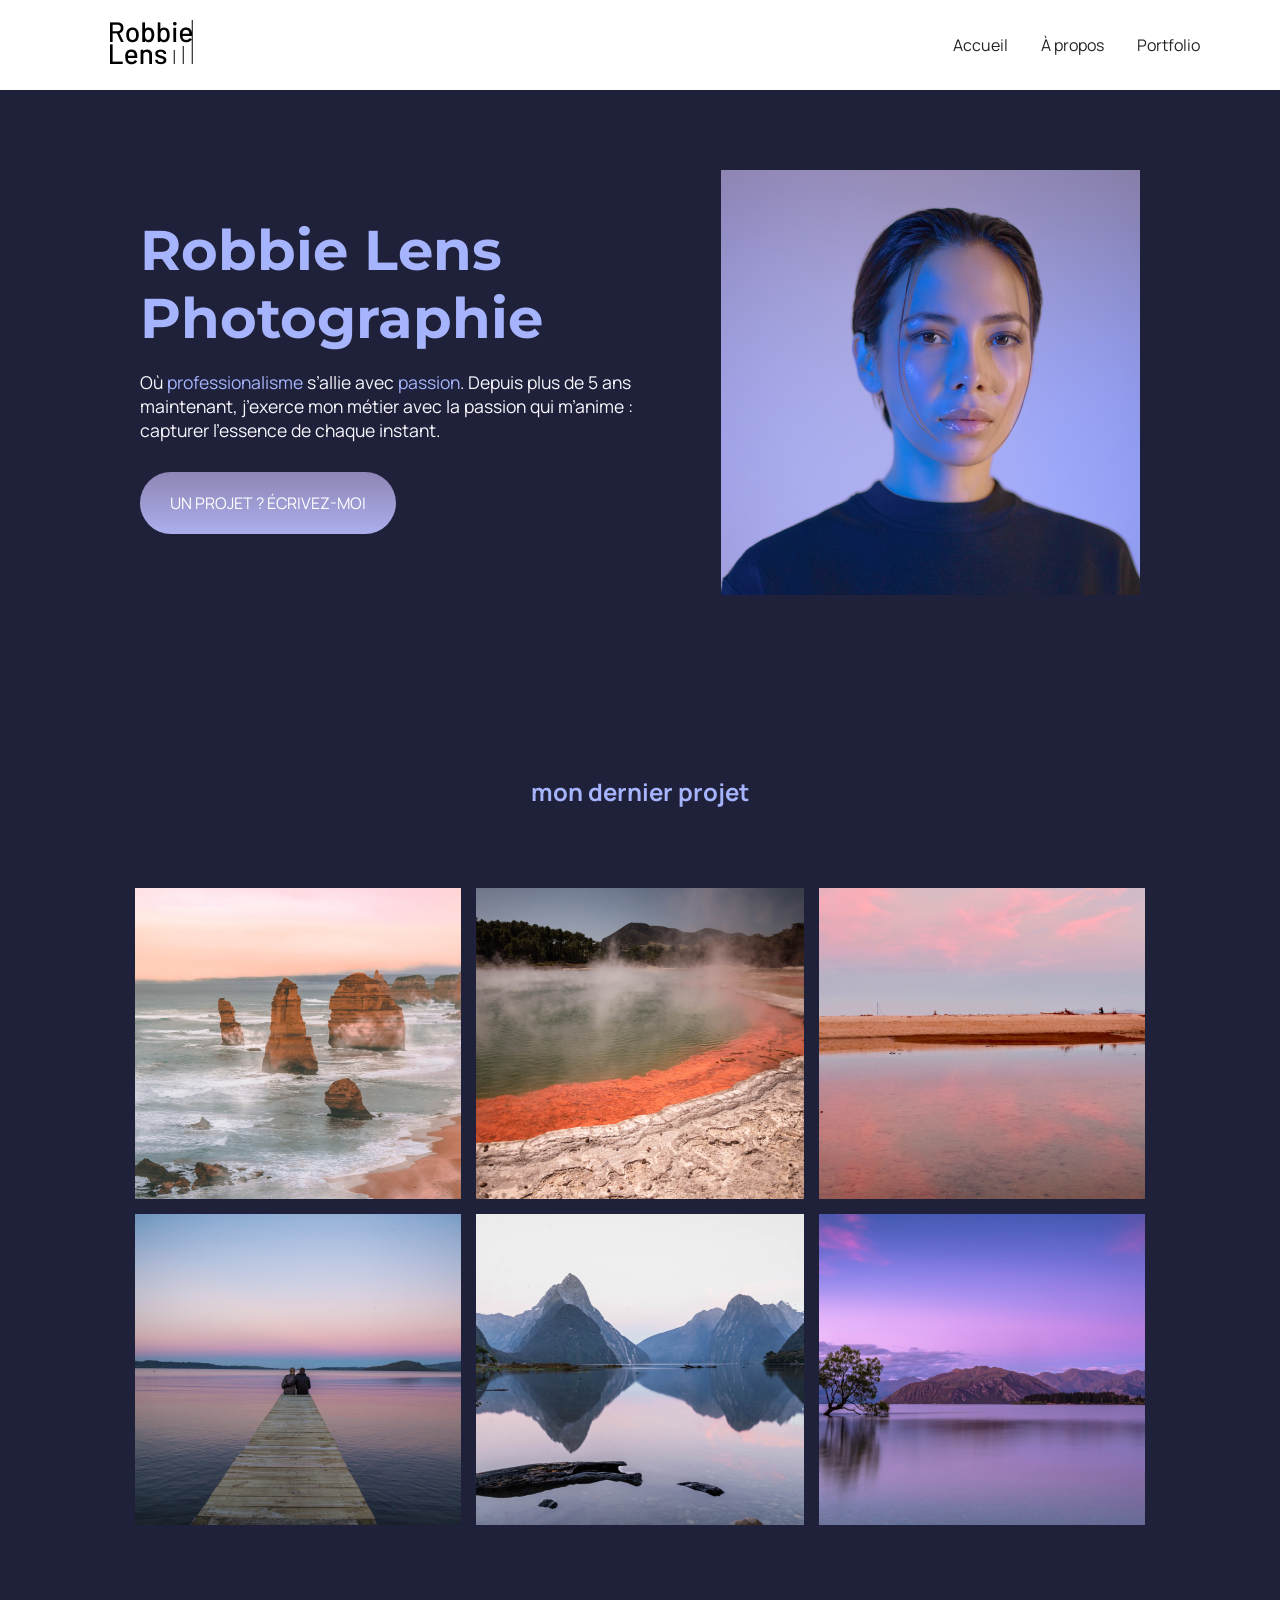
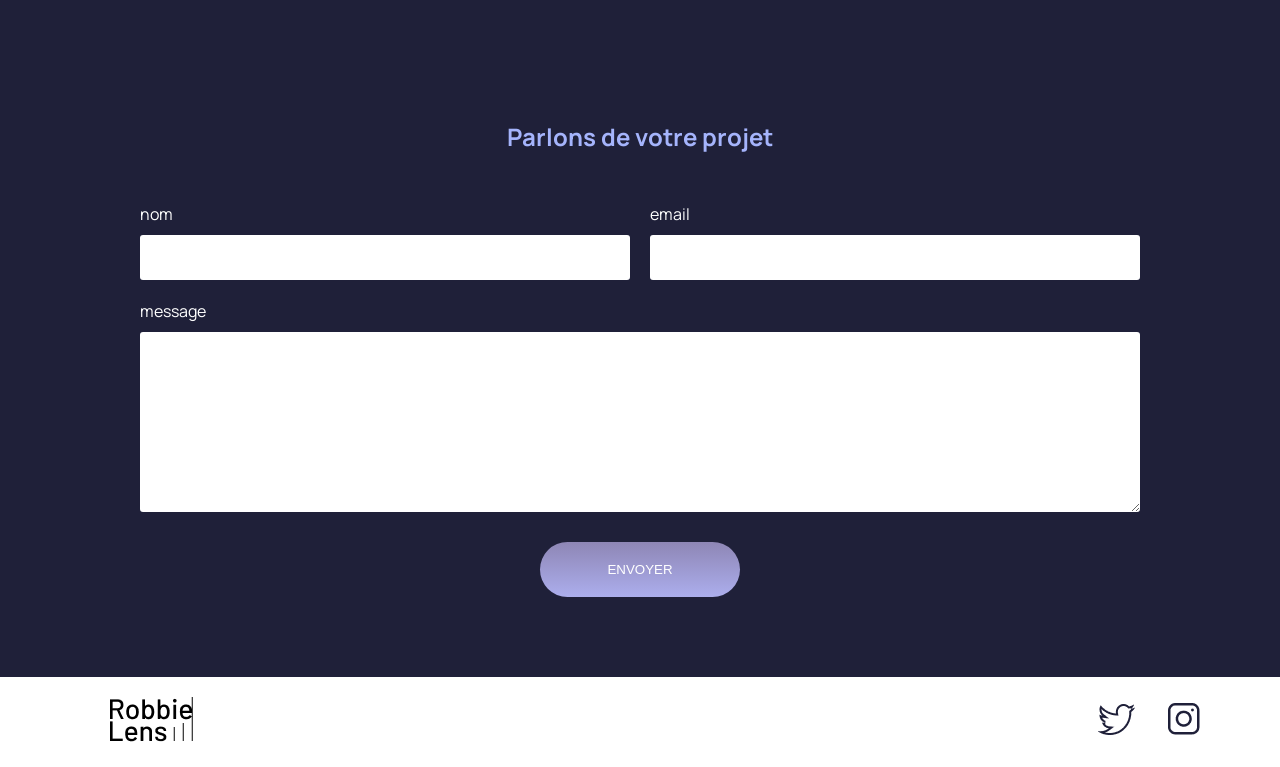
<file: index.html>
<!DOCTYPE html>
<html lang="fr">

<head>
    <meta charset="utf-8" />
    <title>Accueil - Robbie Lens Photographie</title>
    <link href="../styles/style.css" rel="stylesheet" />
    <link href="../styles/index.css" rel="stylesheet" />
    <link rel="preconnect" href="https://fonts.googleapis.com">
    <link rel="preconnect" href="https://fonts.gstatic.com" crossorigin>
    <link href="https://fonts.googleapis.com/css2?family=Manrope&family=Montserrat&display=swap" rel="stylesheet">
</head>

<body>
    <header>
        <nav>
            <a href="index.html" class="lien-icone">
                <img src="../images/logo (1).png" alt="Logo" />
            </a>
            <div>
                <a href="index.html">Accueil</a>
                <a href="a-propos.html">À propos</a>
                <a href="portfolio.html">Portfolio</a>
            </div>
        </nav>
    </header>
    <main>
        <section class="accueil-introduction">
            <div>
                <h1>Robbie Lens Photographie</h1>
                <p>
                    Où <em>professionalisme</em> s’allie avec <em>passion</em>. Depuis
                    plus de 5 ans maintenant, j’exerce mon métier avec la passion
                    qui m’anime : capturer l’essence de chaque instant.
                </p>
                <a href="#contact" class="cta">UN PROJET ? ÉCRIVEZ-MOI</a>
            </div>
            <img src="../images/robbie-lens.png" alt="Robbie Lens" />
        </section>
        <section class="accueil-photos">
            <h2>mon dernier projet</h2>
            <div>
                <img src="../images/element-1.png" alt="Twelve apostles - Australie" />
                <img src="../images/element-2.png" alt="Wai-O-Tapu - Nouvelle-Zélande" />
                <img src="../images/element-3.png" alt="Parc National d’Abel Tasman - Nouvelle-Zélande" />
            </div>
            <div>
                <img src="../images/element-4.png" alt="Lac Rotorua - Nouvelle-Zélande" />
                <img src="../images/element-5.png" alt="Milford Sound - Nouvelle-Zélande" />
                <img src="../images/element-6.png" alt="Lac Wanaka - Nouvelle-Zélande" />
            </div>
        </section>
        <section id="contact" class="section-contact">
            <h2>Parlons de votre projet</h2>
            <form method="get" action="">
                <div class="form-nom-email">
                    <div class="form-column">
                        <label for="nom">nom</label>
                        <input type="text" name="nom" id="nom" />
                    </div>
                    <div class="form-column">
                        <label for="email">email</label>
                        <input type="e-mail" name="email" id="email" />
                    </div>
                </div>
                <label for="message">message</label>
                <textarea name="message" id="message" rows="10"></textarea>
                <input type="submit" value="ENVOYER" class="cta" />
            </form>
        </section>
    </main>
    <footer>
        <a href="index.html" class="lien-icone">
            <img src="../images/logo (1).png " alt="Logo Robbie Lens" />
        </a>
        <div>
            <a target="_blank" href="https://twitter.com/" class="lien-icone">
                <img src="../images/twitter (1).png" alt="Logo Twitter" />
            </a>
            <a target="_blank" href="https://www.instagram.com/" class="lien-icone">
                <img src="../images/instagram (1).png" alt="Logo Instagram" />
            </a>
        </div>
    </footer>
</body>

</html>
</file>
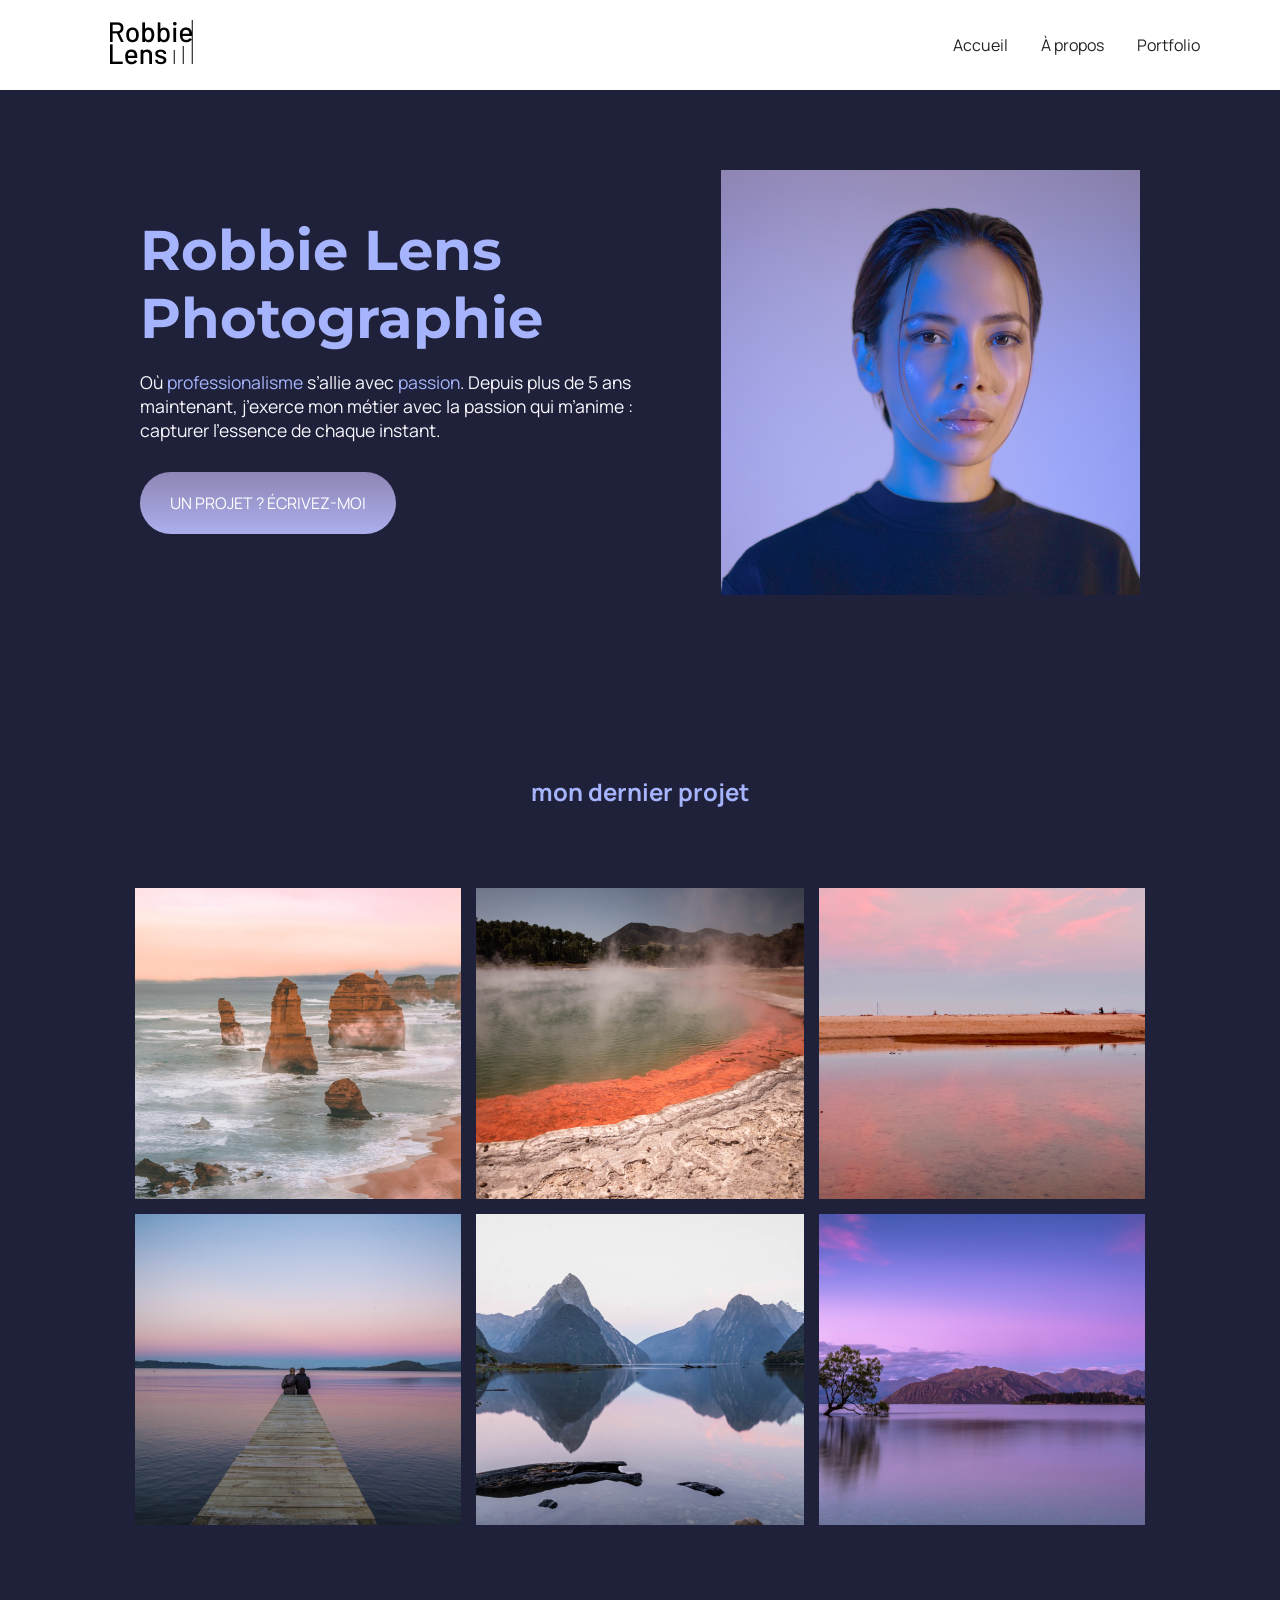
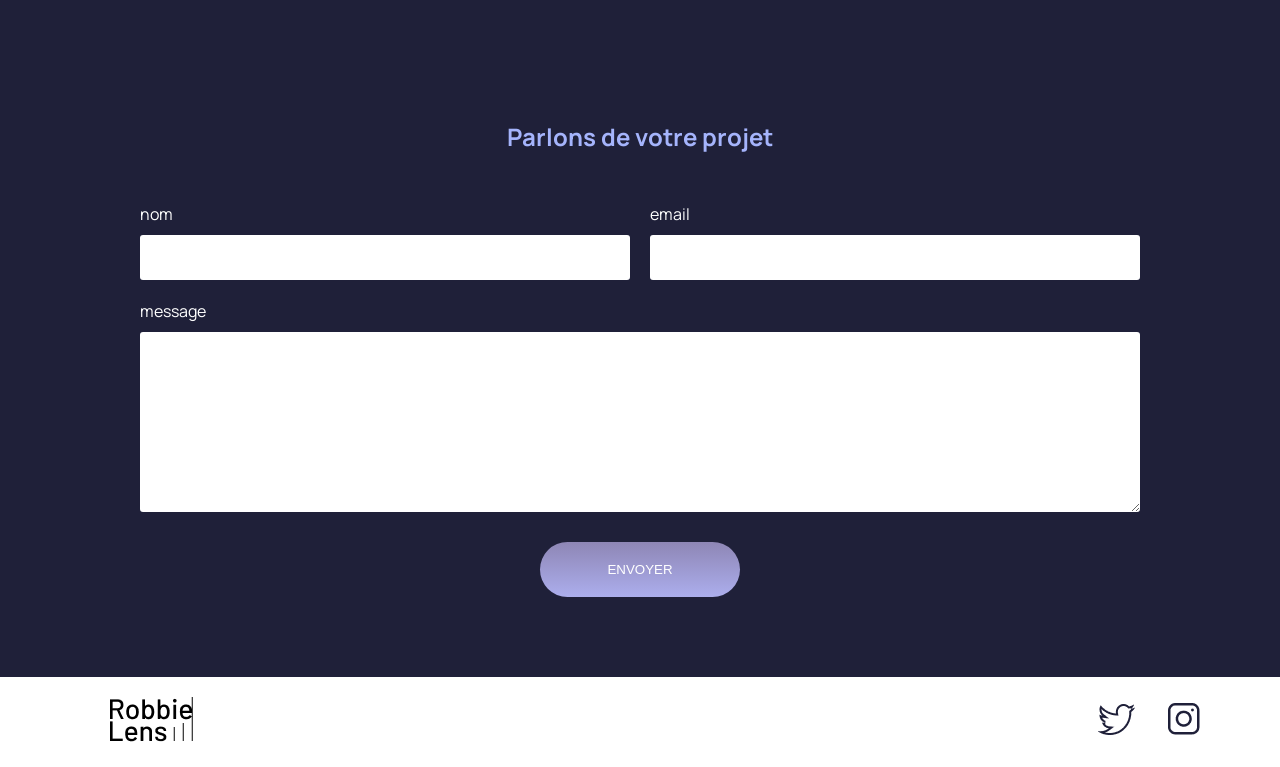
<file: html/index.html>
<!DOCTYPE html>
<html lang="fr">

<head>
    <meta charset="utf-8" />
    <title>Accueil - Robbie Lens Photographie</title>
    <link href="../styles/style.css" rel="stylesheet" />
    <link href="../styles/index.css" rel="stylesheet" />
    <link rel="preconnect" href="https://fonts.googleapis.com">
    <link rel="preconnect" href="https://fonts.gstatic.com" crossorigin>
    <link href="https://fonts.googleapis.com/css2?family=Manrope&family=Montserrat&display=swap" rel="stylesheet">
</head>

<body>
    <header>
        <nav>
            <a href="index.html" class="lien-icone">
                <img src="../images/logo (1).png" alt="Logo" />
            </a>
            <div>
                <a href="index.html">Accueil</a>
                <a href="a-propos.html">À propos</a>
                <a href="portfolio.html">Portfolio</a>
            </div>
        </nav>
    </header>
    <main>
        <section class="accueil-introduction">
            <div>
                <h1>Robbie Lens Photographie</h1>
                <p>
                    Où <em>professionalisme</em> s’allie avec <em>passion</em>. Depuis
                    plus de 5 ans maintenant, j’exerce mon métier avec la passion
                    qui m’anime : capturer l’essence de chaque instant.
                </p>
                <a href="#contact" class="cta">UN PROJET ? ÉCRIVEZ-MOI</a>
            </div>
            <img src="../images/robbie-lens.png" alt="Robbie Lens" />
        </section>
        <section class="accueil-photos">
            <h2>mon dernier projet</h2>
            <div>
                <img src="../images/element-1.png" alt="Twelve apostles - Australie" />
                <img src="../images/element-2.png" alt="Wai-O-Tapu - Nouvelle-Zélande" />
                <img src="../images/element-3.png" alt="Parc National d’Abel Tasman - Nouvelle-Zélande" />
            </div>
            <div>
                <img src="../images/element-4.png" alt="Lac Rotorua - Nouvelle-Zélande" />
                <img src="../images/element-5.png" alt="Milford Sound - Nouvelle-Zélande" />
                <img src="../images/element-6.png" alt="Lac Wanaka - Nouvelle-Zélande" />
            </div>
        </section>
        <section id="contact" class="section-contact">
            <h2>Parlons de votre projet</h2>
            <form method="get" action="">
                <div class="form-nom-email">
                    <div class="form-column">
                        <label for="nom">nom</label>
                        <input type="text" name="nom" id="nom" />
                    </div>
                    <div class="form-column">
                        <label for="email">email</label>
                        <input type="e-mail" name="email" id="email" />
                    </div>
                </div>
                <label for="message">message</label>
                <textarea name="message" id="message" rows="10"></textarea>
                <input type="submit" value="ENVOYER" class="cta" />
            </form>
        </section>
    </main>
    <footer>
        <a href="index.html" class="lien-icone">
            <img src="../images/logo (1).png " alt="Logo Robbie Lens" />
        </a>
        <div>
            <a target="_blank" href="https://twitter.com/" class="lien-icone">
                <img src="../images/twitter (1).png" alt="Logo Twitter" />
            </a>
            <a target="_blank" href="https://www.instagram.com/" class="lien-icone">
                <img src="../images/instagram (1).png" alt="Logo Instagram" />
            </a>
        </div>
    </footer>
</body>

</html>
</file>
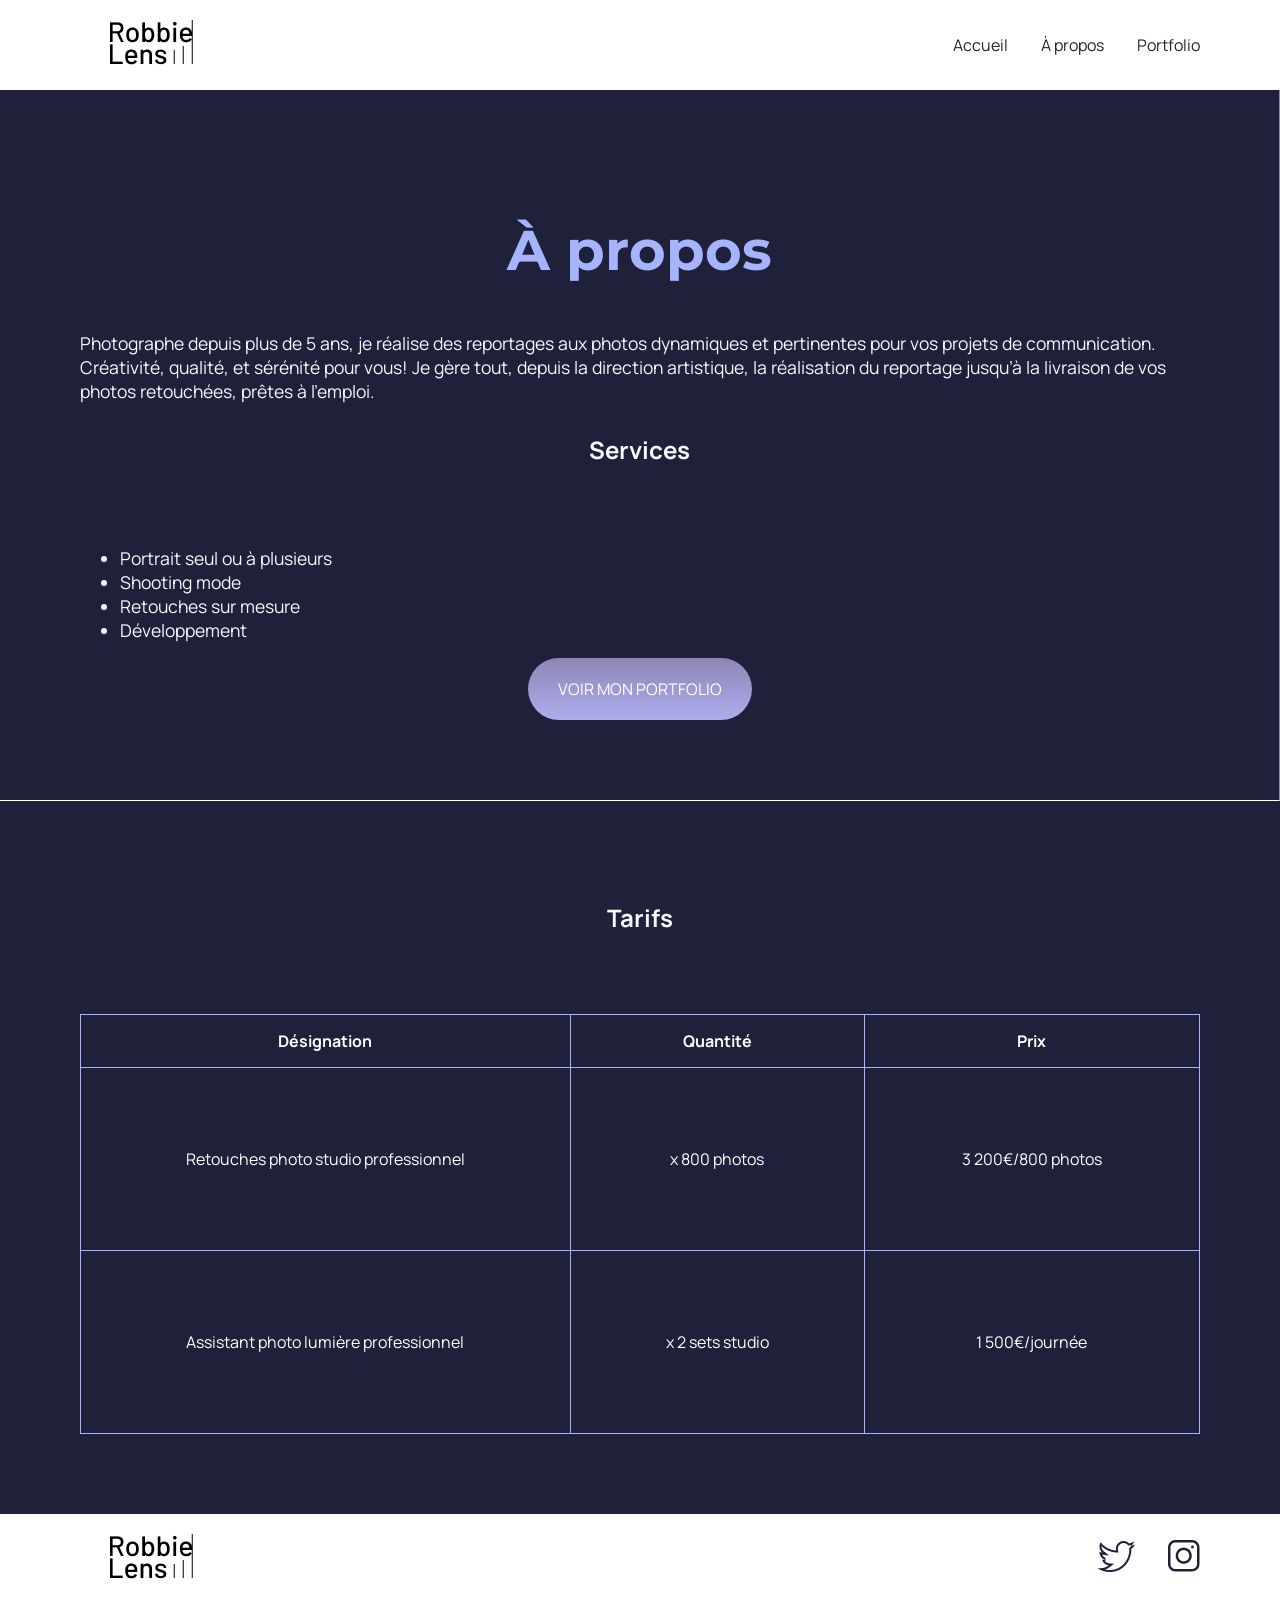
<file: a-propos.html>
<!DOCTYPE html>
<!--nous sommes dans le html-->
<html>

<head>
    <!--la partie invisible du code utile pour les titre csspolices -->
    <meta charset="utf-8" />
<!--pour les accents-->

    <title>À propos - Robbie Lens Photographie</title>
<!--pour les titre-->

    <link href="../styles/style.css" rel="stylesheet" />
    <!--relie le css au html-->

    <link href="../styles/a-propos.css" rel="stylesheet" />
    <link rel="preconnect" href="https://fonts.googleapis.com">
    <!--pour mettre les police plus rapidement-->

    <link rel="preconnect" href="https://fonts.gstatic.com" crossorigin>
    <link href="https://fonts.googleapis.com/css2?family=Manrope&family=Montserrat&display=swap" rel="stylesheet">
    <!--pour telecharger les polices marope et montserrat-->
</head>

<body>
    <!--le corps du devoir la partie la plus visible du code -->

    <header>
        <!--haut de la page -->

        
        <nav>
            <!--contient les liens de navigations-->
            
            <a href="index.html" class="lien">
                <!--lien hypertexte -->

                <img src="../images/logo (1).png" alt="Logo" />
                <!--affiche l'image du logo -->

            </a>
            <div>
                <!--pour grouper les liens-->
                <a href="index.html">Accueil</a>
                <a href="a-propos.html">À propos</a>
                <a href="portfolio.html">Portfolio</a>
            </div>
        </nav>
    </header>
    <main class="a-propos-main">
        <!--contenu principal de la page il ya un seul par page-->

        <section class="dodo">
            <!--groupe le contenu pour mettre padding 80px dans le css-->

            <h1>À propos</h1>
            <div class="carre-contenu">
                <!--faire un cadre L avec bordure avc le css-->
                <p>
                    Photographe depuis plus de 5 ans, je réalise des reportages aux photos dynamiques et pertinentes
                    pour
                    vos
                    projets de communication. Créativité, qualité, et sérénité pour vous! Je gère tout, depuis la
                    direction
                    artistique, la réalisation du reportage jusqu’à la livraison de vos photos retouchées, prêtes à
                    l’emploi.
                </p>
                <h2>Services</h2>
                <ul>
                    <!--pour les liste non ordonnees-->

                    <li>Portrait seul ou à plusieurs</li>
                    <li> Shooting mode</li>
                    <li> Retouches sur mesure</li>
                    <li>Développement</li>
                    <!--element de la liste -->
                </ul>
            </div>
            <div>
                <a href="portfolio.html" class="cta">VOIR MON PORTFOLIO</a>
            </div>
        </section>
        <section class="section-tarifs">
            <h2>Tarifs</h2>
            <table>
                <!--pour creer les tables-->

                <thead> 
                    <!--entete du tableau-->

                    <tr>
                        <!--lignes du tableau-->
                        <th>Désignation</th>
                        <th>Quantité</th>
                        <th>Prix</th>
                        <!---->
                    </tr>
                </thead>
                <tbody>
                    <!--corps du tableau sans lui le tableau marche -->
                    <tr>
                        <td>Retouches photo
                            studio professionnel</td>
                        <td>x 800 photos</td>
                        <td>3 200€/800 photos</td>
                    </tr>
                    <tr>
                        <!--debut de la dexieme ligne du tableau-->

                        <td>Assistant photo
                            lumière professionnel</td>
                        <td>x 2 sets studio</td>
                        <td>1 500€/journée</td>
                    </tr>
                </tbody>
            </table>
            </h2>

        </section>
    </main>
    <footer>
        <!--pied de page-->
        <a href="index.html" class="lien-icone">
            <img src="../images/logo (1).png" alt="Logo" />
        </a>
        <div>
            <a href="_blank" href="https://twitter.com/" class="lien-icone">
                <img src="../images/twitter (1).png" alt="Logo Twitter" />
            </a>
            <a href="_blank" href="https://www.instagram.com/" class="lien-icone">
                <img src="../images/instagram (1).png" alt="Logo Instagram" />
            </a>
        </div>
    </footer>
</body>

</html>
</file>
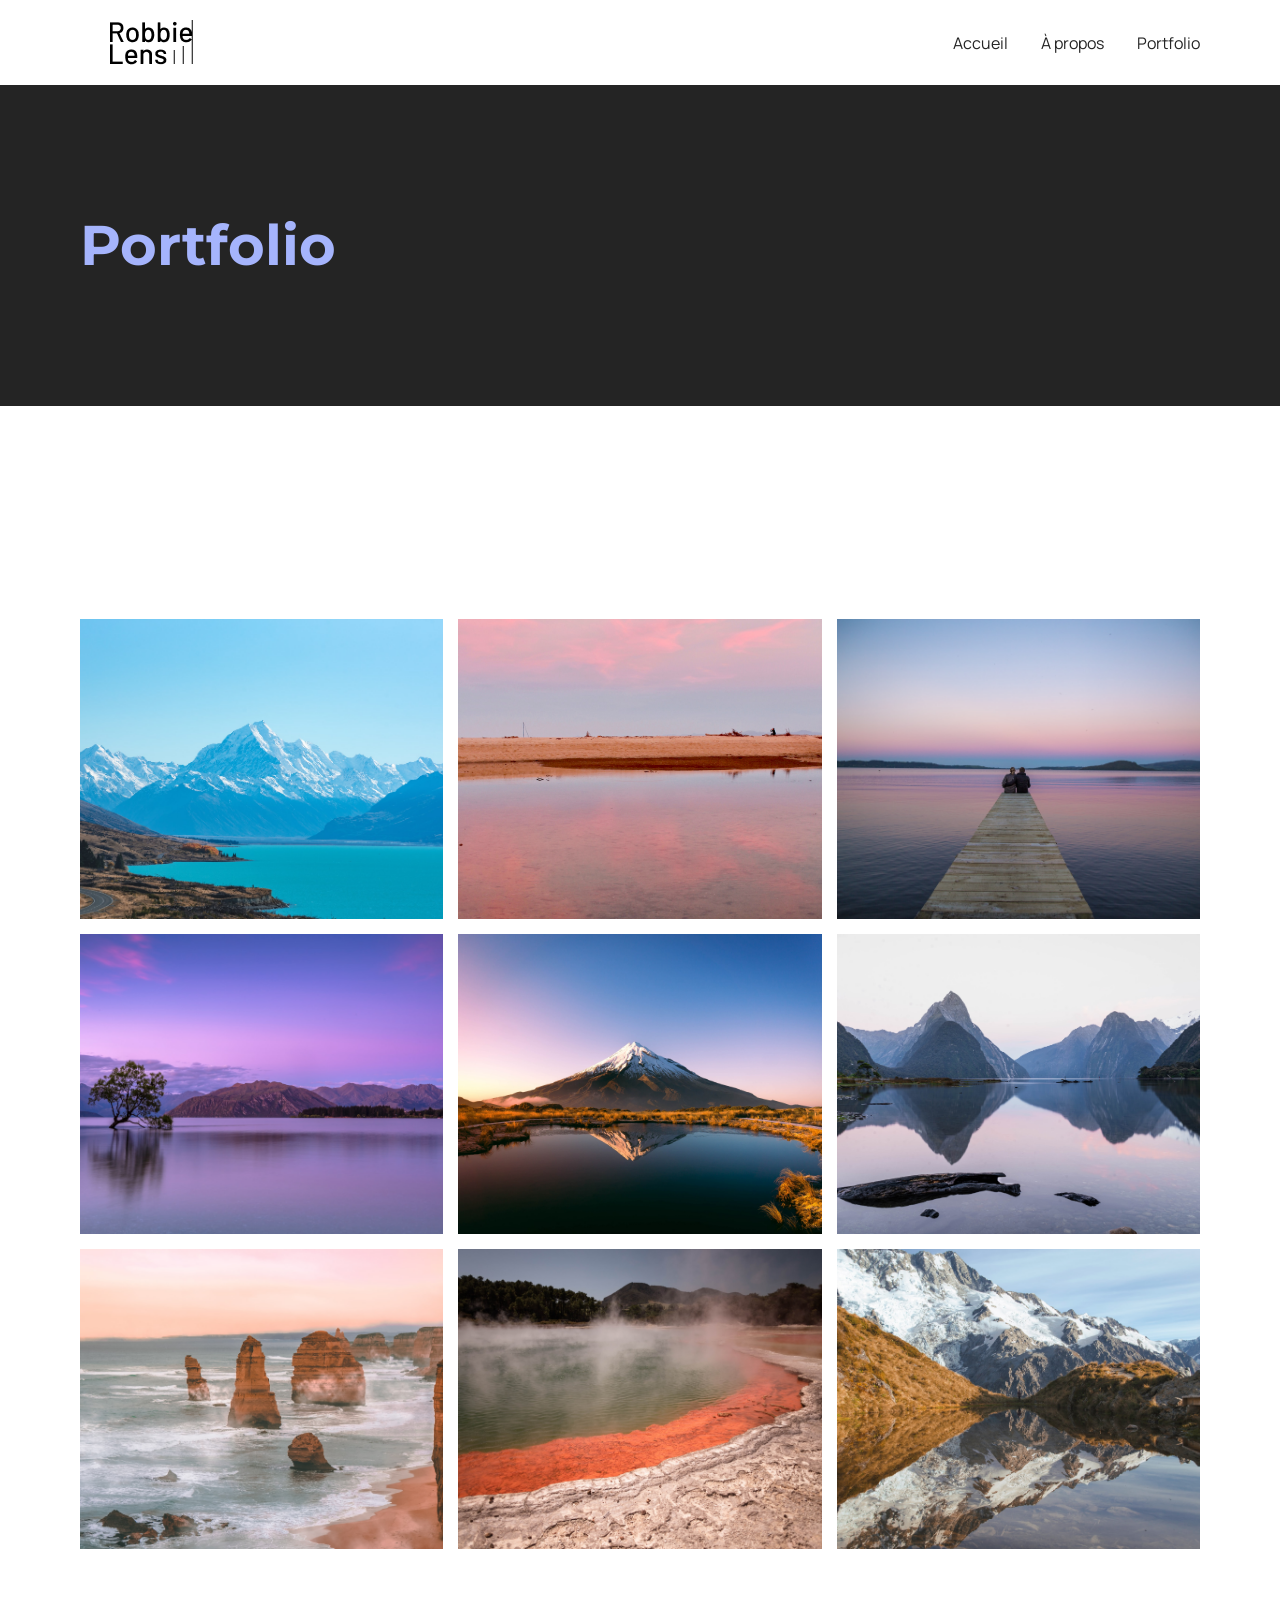
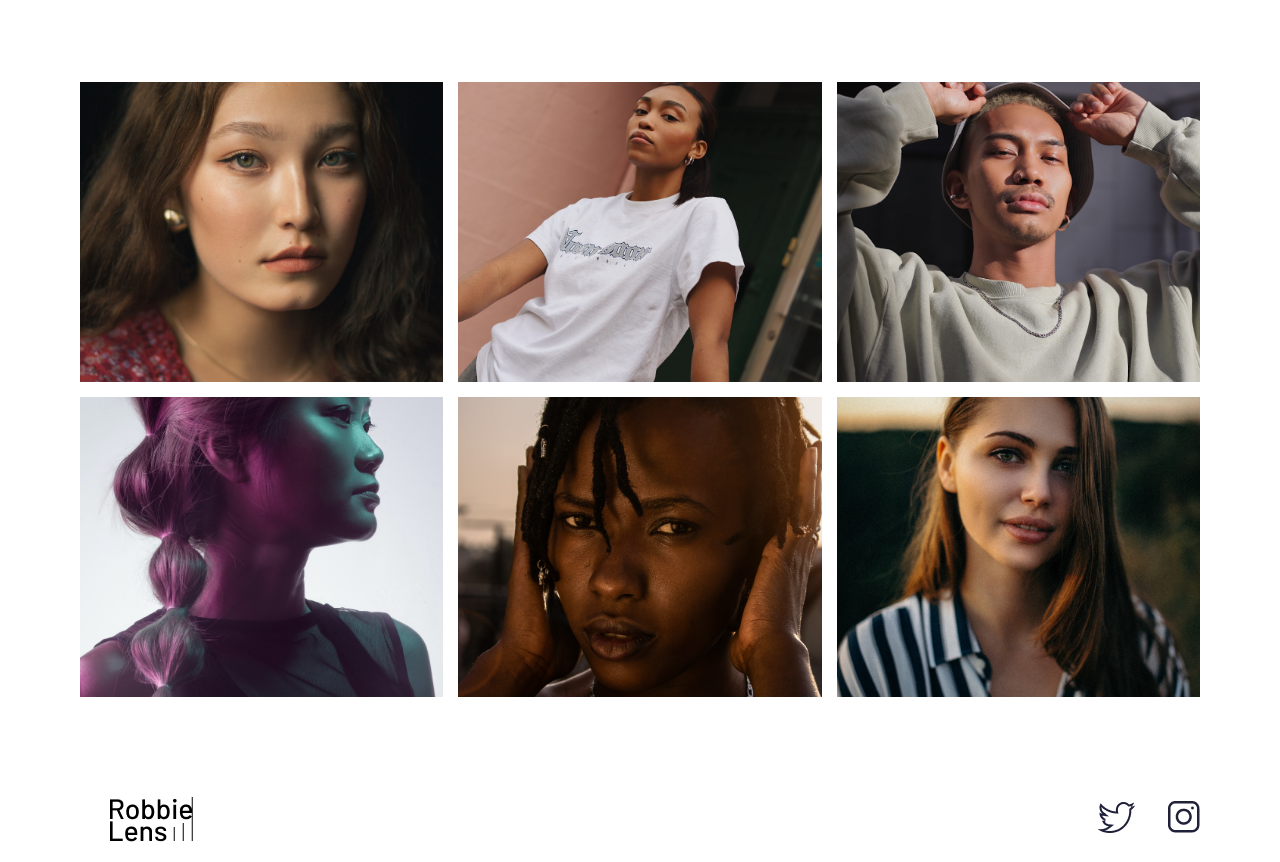
<file: portfolio.html>
<html>

<head>
    <meta charset="utf-8" />
    <title>Portfolio - Robbie Lens Photographie</title>
    <link href="../styles/style.css" rel="stylesheet" />
    <link href="../styles/portfolio.css" rel="stylesheet" />
    <link rel="preconnect" href="https://fonts.googleapis.com">
    <link rel="preconnect" href="https://fonts.gstatic.com" crossorigin>
    <link href="https://fonts.googleapis.com/css2?family=Manrope&family=Montserrat&display=swap" rel="stylesheet">
</head>

<body>
    <header>
        <nav>
            <a href="../html/index.html" class="lien-icone">
                <img src="../images/logo (1).png" alt="Logo Robbie Lens" />
            </a>
            <div>
                <a href="../html/index.html">Accueil</a>
                <a href="../html/a-propos.html">À propos</a>
                <a href="../html/portfolio.html">Portfolio</a>
            </div>
        </nav>
    </header>
    <main>
        <section class="dada">
            <h1>Portfolio</h1>
        </section>
        <section class="portfolio-section-photos">
            <h2>Paysages</h2>
            <div class="grid-paysages">
                <a href="../images/paysage1 (1).jpg" class="lien-conteneur-photo">
                    <img src="../images/paysage1.jpg" alt="Mont Aoraki - Nouvelle-Zélande" />
                    <div class="photo-hover">Voir la photo</div>
                </a>
                <a href="../images/paysage2 (1).jpg" class="lien-conteneur-photo">
                    <img src="../images/paysage2.jpg" alt="Parc National d’Abel Tasman - Nouvelle-Zélande" />
                    <div class="photo-hover">Voir la photo</div>
                </a>
                <a href="../images/paysage3 (1).jpg" class="lien-conteneur-photo">
                    <img src="../images/paysage3.jpg" alt="Lac Rotorua - Nouvelle-Zélande" />
                    <div class="photo-hover">Voir la photo</div>
                </a>
                <a href="../images/paysage4 (1).jpg" class="lien-conteneur-photo">
                    <img src="../images/paysage4.jpg" alt="Lac Wanaka - Nouvelle-Zélande" />
                    <div class="photo-hover">Voir la photo</div>
                </a>
                <a href="../images/paysage5 (1).jpg" class="lien-conteneur-photo">
                    <img src="../images/paysage5.jpg" alt="Mont Taranaki - Nouvelle-Zélande" />
                    <div class="photo-hover">Voir la photo</div>
                </a>
                <a href="../images/paysage6 (1).jpg" class="lien-conteneur-photo">
                    <img src="../images/paysage6.jpg" alt="Milford Sound - Nouvelle-Zélande" />
                    <div class="photo-hover">Voir la photo</div>
                </a>
                <a href="../images/paysage7.jpg (1).jpg" class="lien-conteneur-photo">
                    <img src="../images/paysage7.jpg" alt="Twelve Apostle - Australie" />
                    <div class="photo-hover">Voir la photo</div>
                </a>
                <a href="../images/paysage8.jpg" class="lien-conteneur-photo">
                    <img src="../images/paysage8.jpg" alt="Wai-O-Tapu - Nouvelle-Zélande" />
                    <div class="photo-hover">Voir la photo</div>
                </a>
                <a href="../images/paysage9 (1).jpg" class="lien-conteneur-photo">
                    <img src="../images/paysage9.jpg" alt="Mont Cook - Nouvelle Zélande" />
                    <div class="photo-hover">Voir la photo</div>
                </a>
            </div>
            <h2>Portraits</h2>
            <div class="grid-portraits">
                <a href="../images/portrait1.jpg" class="lien-conteneur-photo">
                    <img src="../images/portrait1.jpg" alt="Portrait jeune femme 1" />
                    <div class="photo-hover">Voir la photo</div>
                </a>
                <a href="../images/portrait2.jpg" class="lien-conteneur-photo">
                    <img src="../images/portrait2.jpg" alt="Portrait jeune femme 2" />
                    <div class="photo-hover">Voir la photo</div>
                </a>
                <a href="../images/portrait3.jpg" class="lien-conteneur-photo">
                    <img src="../images/portrait3.jpg" alt="Portrait jeune homme 3" />
                    <div class="photo-hover">Voir la photo</div>
                </a>
                <a href="../images/portrait4.jpg" class="lien-conteneur-photo">
                    <img src="../images/portrait4.jpg" alt="Portrait jeune femme 4" />
                    <div class="photo-hover">Voir la photo</div>
                </a>
                <a href="../images/portrait5.jpg" class="lien-conteneur-photo">
                    <img src="../images/portrait5.jpg" alt="Portrait jeune femme 5" />
                    <div class="photo-hover">Voir la photo</div>
                </a>
                <a href="../images/portrait6.jpg" class="lien-conteneur-photo">
                    <img src="../images/portrait6.jpg" alt="Portrait jeune femme 6" />
                    <div class="photo-hover">Voir la photo</div>
                </a>

            </div>
        </section>
    </main>
    <footer>
        <a href="index.html" class="lien-icone">
            <img src="../images/logo (1).png" alt="Logo Robbie Lens" />
        </a>
        <div>
            <a target="_blank" href="https://twitter.com/" class="lien-icone">
                <img src="../images/twitter (1).png" alt="Logo Twitter" />
            </a>
            <a target="_blank" href="https://www.instagram.com/" class="lien-icone">
                <img src="../images/instagram (1).png" alt="Logo Instagram" />
            </a>
        </div>
    </footer>
</body>

</html>
</file>
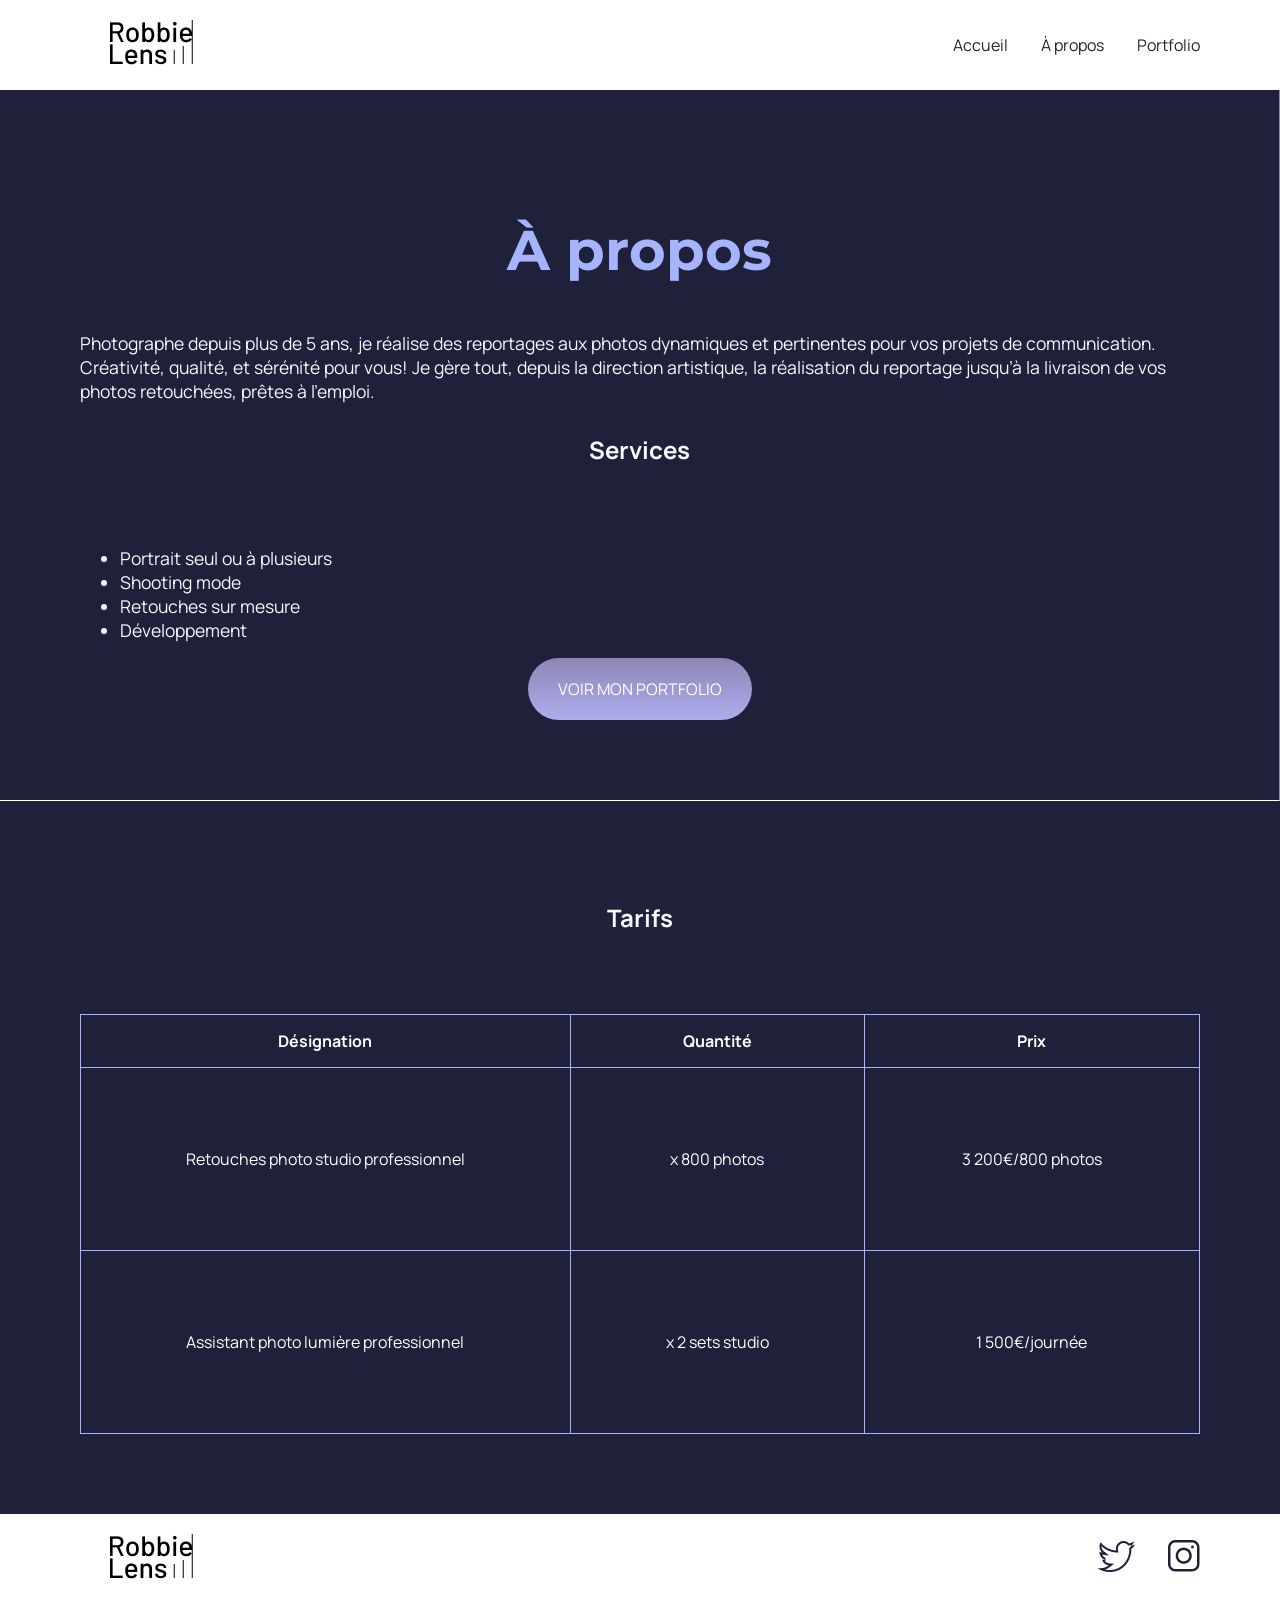
<file: html/a-propos.html>
<!DOCTYPE html>
<!--nous sommes dans le html-->
<html>

<head>
    <!--la partie invisible du code utile pour les titre csspolices -->
    <meta charset="utf-8" />
<!--pour les accents-->

    <title>À propos - Robbie Lens Photographie</title>
<!--pour les titre-->

    <link href="../styles/style.css" rel="stylesheet" />
    <!--relie le css au html-->

    <link href="../styles/a-propos.css" rel="stylesheet" />
    <link rel="preconnect" href="https://fonts.googleapis.com">
    <!--pour mettre les police plus rapidement-->

    <link rel="preconnect" href="https://fonts.gstatic.com" crossorigin>
    <link href="https://fonts.googleapis.com/css2?family=Manrope&family=Montserrat&display=swap" rel="stylesheet">
    <!--pour telecharger les polices marope et montserrat-->
</head>

<body>
    <!--le corps du devoir la partie la plus visible du code -->

    <header>
        <!--haut de la page -->

        
        <nav>
            <!--contient les liens de navigations-->
            
            <a href="index.html" class="lien">
                <!--lien hypertexte -->

                <img src="../images/logo (1).png" alt="Logo" />
                <!--affiche l'image du logo -->

            </a>
            <div>
                <!--pour grouper les liens-->
                <a href="index.html">Accueil</a>
                <a href="a-propos.html">À propos</a>
                <a href="portfolio.html">Portfolio</a>
            </div>
        </nav>
    </header>
    <main class="a-propos-main">
        <!--contenu principal de la page il ya un seul par page-->

        <section class="dodo">
            <!--groupe le contenu pour mettre padding 80px dans le css-->

            <h1>À propos</h1>
            <div class="carre-contenu">
                <!--faire un cadre L avec bordure avc le css-->
                <p>
                    Photographe depuis plus de 5 ans, je réalise des reportages aux photos dynamiques et pertinentes
                    pour
                    vos
                    projets de communication. Créativité, qualité, et sérénité pour vous! Je gère tout, depuis la
                    direction
                    artistique, la réalisation du reportage jusqu’à la livraison de vos photos retouchées, prêtes à
                    l’emploi.
                </p>
                <h2>Services</h2>
                <ul>
                    <!--pour les liste non ordonnees-->

                    <li>Portrait seul ou à plusieurs</li>
                    <li> Shooting mode</li>
                    <li> Retouches sur mesure</li>
                    <li>Développement</li>
                    <!--element de la liste -->
                </ul>
            </div>
            <div>
                <a href="portfolio.html" class="cta">VOIR MON PORTFOLIO</a>
            </div>
        </section>
        <section class="section-tarifs">
            <h2>Tarifs</h2>
            <table>
                <!--pour creer les tables-->

                <thead> 
                    <!--entete du tableau-->

                    <tr>
                        <!--lignes du tableau-->
                        <th>Désignation</th>
                        <th>Quantité</th>
                        <th>Prix</th>
                        <!---->
                    </tr>
                </thead>
                <tbody>
                    <!--corps du tableau sans lui le tableau marche -->
                    <tr>
                        <td>Retouches photo
                            studio professionnel</td>
                        <td>x 800 photos</td>
                        <td>3 200€/800 photos</td>
                    </tr>
                    <tr>
                        <!--debut de la dexieme ligne du tableau-->

                        <td>Assistant photo
                            lumière professionnel</td>
                        <td>x 2 sets studio</td>
                        <td>1 500€/journée</td>
                    </tr>
                </tbody>
            </table>
            </h2>

        </section>
    </main>
    <footer>
        <!--pied de page-->
        <a href="index.html" class="lien-icone">
            <img src="../images/logo (1).png" alt="Logo" />
        </a>
        <div>
            <a href="_blank" href="https://twitter.com/" class="lien-icone">
                <img src="../images/twitter (1).png" alt="Logo Twitter" />
            </a>
            <a href="_blank" href="https://www.instagram.com/" class="lien-icone">
                <img src="../images/instagram (1).png" alt="Logo Instagram" />
            </a>
        </div>
    </footer>
</body>

</html>
</file>
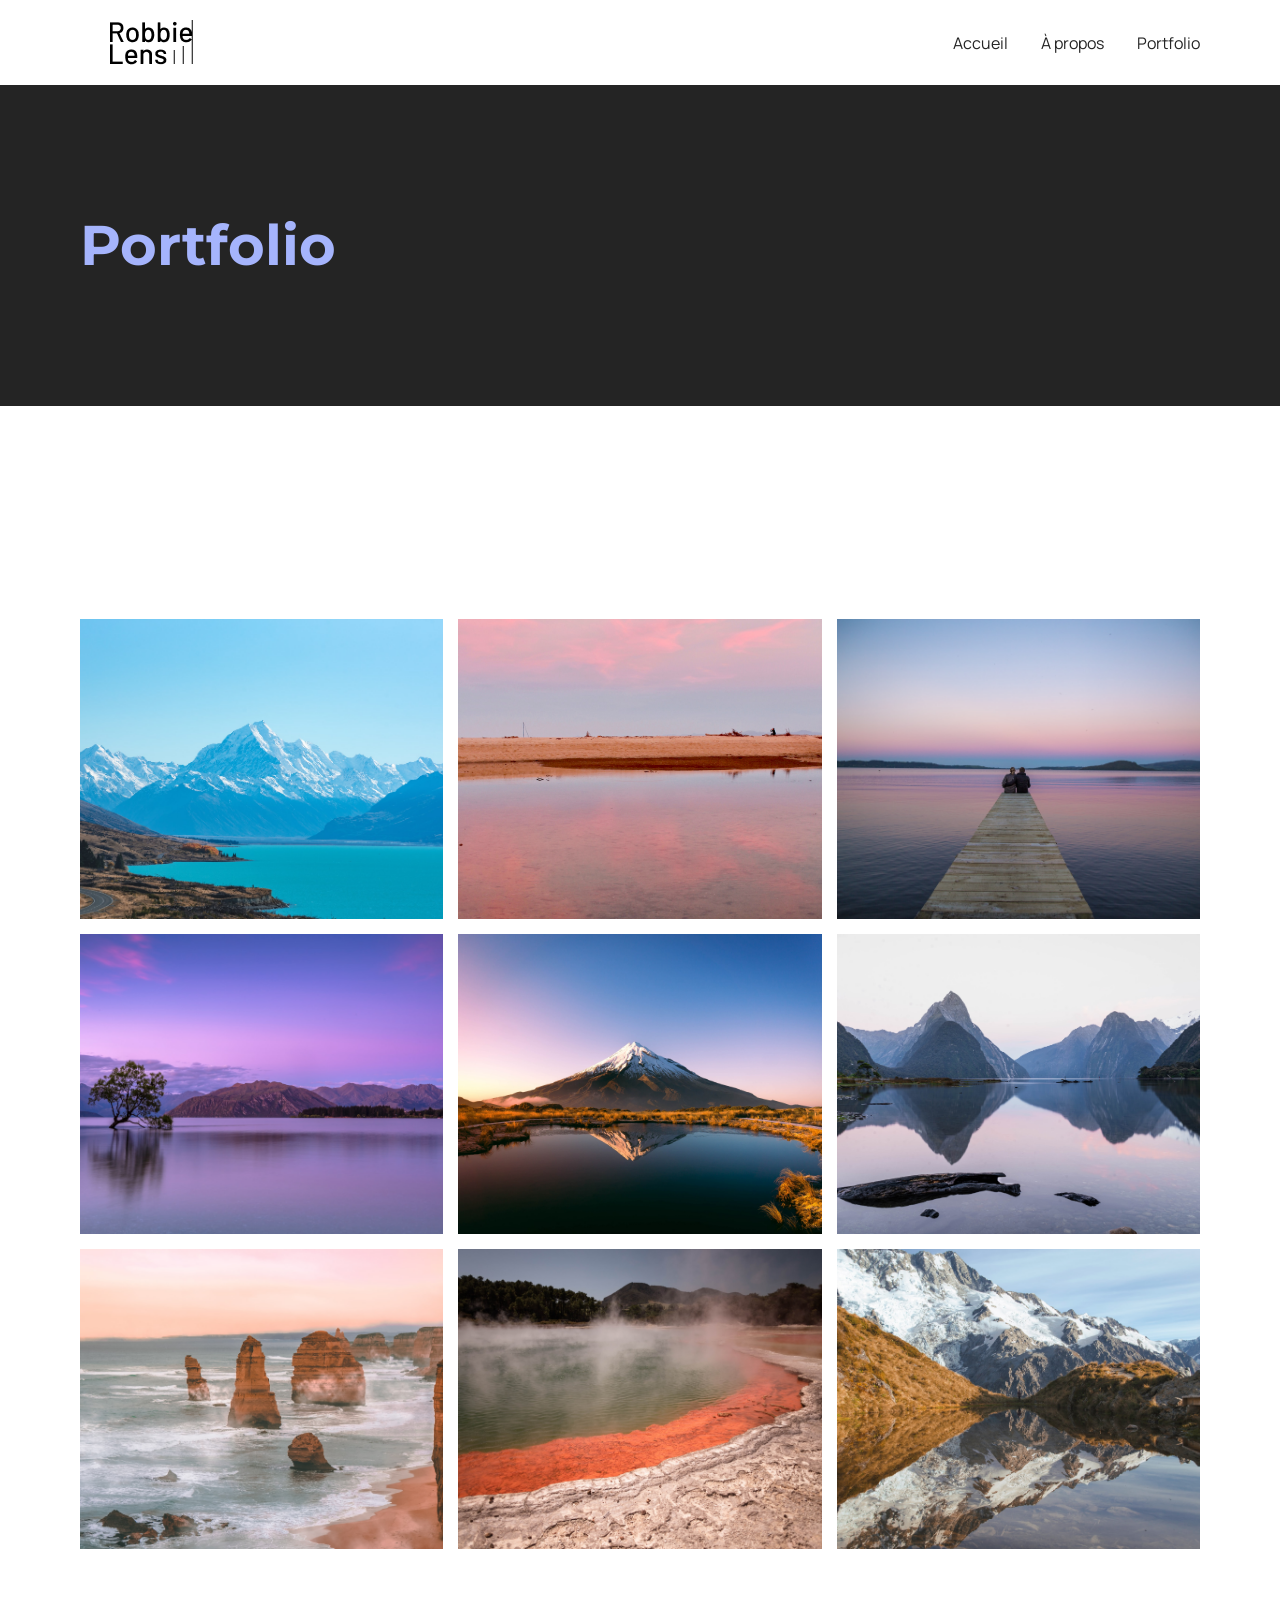
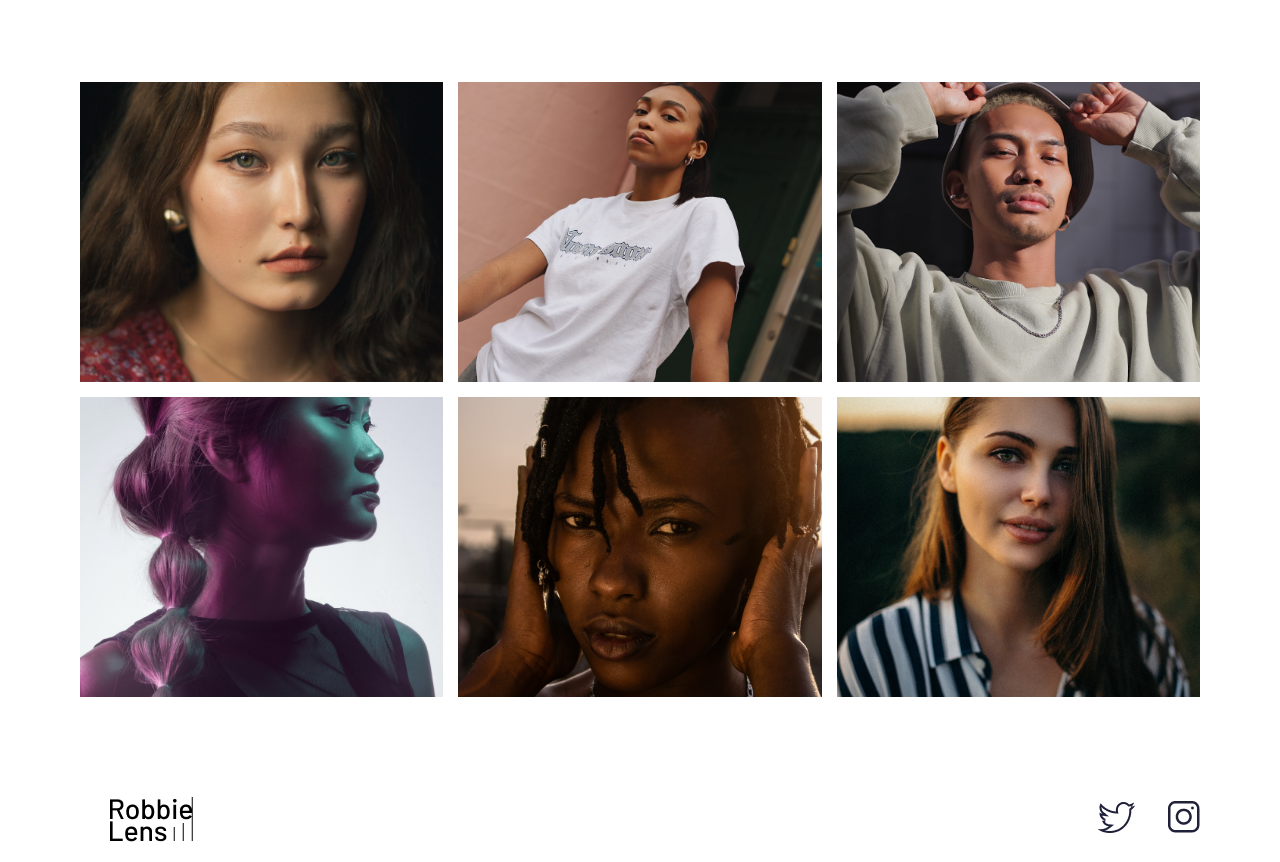
<file: html/portfolio.html>
<html>

<head>
    <meta charset="utf-8" />
    <title>Portfolio - Robbie Lens Photographie</title>
    <link href="../styles/style.css" rel="stylesheet" />
    <link href="../styles/portfolio.css" rel="stylesheet" />
    <link rel="preconnect" href="https://fonts.googleapis.com">
    <link rel="preconnect" href="https://fonts.gstatic.com" crossorigin>
    <link href="https://fonts.googleapis.com/css2?family=Manrope&family=Montserrat&display=swap" rel="stylesheet">
</head>

<body>
    <header>
        <nav>
            <a href="../html/index.html" class="lien-icone">
                <img src="../images/logo (1).png" alt="Logo Robbie Lens" />
            </a>
            <div>
                <a href="../html/index.html">Accueil</a>
                <a href="../html/a-propos.html">À propos</a>
                <a href="../html/portfolio.html">Portfolio</a>
            </div>
        </nav>
    </header>
    <main>
        <section class="dada">
            <h1>Portfolio</h1>
        </section>
        <section class="portfolio-section-photos">
            <h2>Paysages</h2>
            <div class="grid-paysages">
                <a href="../images/paysage1 (1).jpg" class="lien-conteneur-photo">
                    <img src="../images/paysage1.jpg" alt="Mont Aoraki - Nouvelle-Zélande" />
                    <div class="photo-hover">Voir la photo</div>
                </a>
                <a href="../images/paysage2 (1).jpg" class="lien-conteneur-photo">
                    <img src="../images/paysage2.jpg" alt="Parc National d’Abel Tasman - Nouvelle-Zélande" />
                    <div class="photo-hover">Voir la photo</div>
                </a>
                <a href="../images/paysage3 (1).jpg" class="lien-conteneur-photo">
                    <img src="../images/paysage3.jpg" alt="Lac Rotorua - Nouvelle-Zélande" />
                    <div class="photo-hover">Voir la photo</div>
                </a>
                <a href="../images/paysage4 (1).jpg" class="lien-conteneur-photo">
                    <img src="../images/paysage4.jpg" alt="Lac Wanaka - Nouvelle-Zélande" />
                    <div class="photo-hover">Voir la photo</div>
                </a>
                <a href="../images/paysage5 (1).jpg" class="lien-conteneur-photo">
                    <img src="../images/paysage5.jpg" alt="Mont Taranaki - Nouvelle-Zélande" />
                    <div class="photo-hover">Voir la photo</div>
                </a>
                <a href="../images/paysage6 (1).jpg" class="lien-conteneur-photo">
                    <img src="../images/paysage6.jpg" alt="Milford Sound - Nouvelle-Zélande" />
                    <div class="photo-hover">Voir la photo</div>
                </a>
                <a href="../images/paysage7.jpg (1).jpg" class="lien-conteneur-photo">
                    <img src="../images/paysage7.jpg" alt="Twelve Apostle - Australie" />
                    <div class="photo-hover">Voir la photo</div>
                </a>
                <a href="../images/paysage8.jpg" class="lien-conteneur-photo">
                    <img src="../images/paysage8.jpg" alt="Wai-O-Tapu - Nouvelle-Zélande" />
                    <div class="photo-hover">Voir la photo</div>
                </a>
                <a href="../images/paysage9 (1).jpg" class="lien-conteneur-photo">
                    <img src="../images/paysage9.jpg" alt="Mont Cook - Nouvelle Zélande" />
                    <div class="photo-hover">Voir la photo</div>
                </a>
            </div>
            <h2>Portraits</h2>
            <div class="grid-portraits">
                <a href="../images/portrait1.jpg" class="lien-conteneur-photo">
                    <img src="../images/portrait1.jpg" alt="Portrait jeune femme 1" />
                    <div class="photo-hover">Voir la photo</div>
                </a>
                <a href="../images/portrait2.jpg" class="lien-conteneur-photo">
                    <img src="../images/portrait2.jpg" alt="Portrait jeune femme 2" />
                    <div class="photo-hover">Voir la photo</div>
                </a>
                <a href="../images/portrait3.jpg" class="lien-conteneur-photo">
                    <img src="../images/portrait3.jpg" alt="Portrait jeune homme 3" />
                    <div class="photo-hover">Voir la photo</div>
                </a>
                <a href="../images/portrait4.jpg" class="lien-conteneur-photo">
                    <img src="../images/portrait4.jpg" alt="Portrait jeune femme 4" />
                    <div class="photo-hover">Voir la photo</div>
                </a>
                <a href="../images/portrait5.jpg" class="lien-conteneur-photo">
                    <img src="../images/portrait5.jpg" alt="Portrait jeune femme 5" />
                    <div class="photo-hover">Voir la photo</div>
                </a>
                <a href="../images/portrait6.jpg" class="lien-conteneur-photo">
                    <img src="../images/portrait6.jpg" alt="Portrait jeune femme 6" />
                    <div class="photo-hover">Voir la photo</div>
                </a>

            </div>
        </section>
    </main>
    <footer>
        <a href="index.html" class="lien-icone">
            <img src="../images/logo (1).png" alt="Logo Robbie Lens" />
        </a>
        <div>
            <a target="_blank" href="https://twitter.com/" class="lien-icone">
                <img src="../images/twitter (1).png" alt="Logo Twitter" />
            </a>
            <a target="_blank" href="https://www.instagram.com/" class="lien-icone">
                <img src="../images/instagram (1).png" alt="Logo Instagram" />
            </a>
        </div>
    </footer>
</body>

</html>
</file>
<file: styles/style.css>
body {
  font-family: 'Manrope', sans-serif;
  font-size: 1em;
  margin: 0;
}

a {
  color: #242424;
  text-decoration: none;
}

em {
  color: #a5b4fc;
  font-style: normal;
}

h1 {
  font-size: 3.5em;
  color: #a5b4fc;
  font-family: 'Montserrat', sans-serif;
}

h2 {
  color: #f9f8ff;
}

p,
li {
  font-size: 1.1em;
  color: #f9f8ff;
}

header,
footer {
  background-color: white;
  padding: 20px 80px;
}

.cta {
  display: inline-block;
  background: linear-gradient(#8e86b5, #acaeed);
  color: white;
  border-radius: 50px;
  padding: 20px 30px;
}

a:hover {
  text-decoration: underline;
}

.cta:hover {
  background: linear-gradient(#696484, #8788ba);
  text-decoration: none;
}

.lien-icone {
  margin-left: 30px;
}

.lien-icone:hover {
  opacity: 0.5;
}

section {
  padding: 80px;
}

footer,
nav {
  display: flex;
  flex-direction: row;
  align-items: center;
  justify-content: space-between;
}

nav a {
  margin-left: 30px;
}

@media screen and (max-width: 996px) {
  header nav {
    flex-direction: column;
    align-items: center;
    justify-content: center;
  }

  header nav img {
    margin-bottom: 20px;
  }

  header,
  footer {
    padding: 20px 20px;
  }

  h1 {
    font-size: 2em;
  }

  section {
    padding: 50px 20px 50px 20px;
  }

  nav a {
    margin-left: 10px;
    margin-right: 10px;
  }
}
.a-propos-main{
    background-color: #1f2039;

}
</file>
<file: styles/index.css>
.accueil-photos {
  background-color:#1f2039;
  padding: 80px;
}

.accueil-photos h2 {
  color: #a5b4fc;
  text-align: center;
  margin-bottom: 80px;
}

.accueil-photos div {
  display: flex;
  flex-direction: row;
  gap: 15px;
  justify-content: center;
  margin-bottom: 15px;
}

.accueil-introduction {
  display: flex;
  flex-direction: row;
  max-width: 1000px;
  align-items: flex-start;
  margin: auto;
}

.accueil-introduction h1 {
  margin-bottom: 15px;
}

.accueil-introduction p {
  margin-bottom: 30px;
}

.accueil-introduction div {
  padding-right: 80px;
}

.section-contact h2 {
  color: #a5b4fc;
  text-align: center;
  margin-bottom: 50px;
}

form {
  display: flex;
  flex-direction: column;
  max-width: 1000px;
  margin: auto;
  color: white;
}

.form-nom-email {
  display: flex;
  flex-direction: row;
  gap: 20px;
}

.form-column {
  flex: 1;
  display: flex;
  flex-direction: column;
  margin-bottom: 20px;
}

input,
textarea {
  padding: 15px;
  border-radius: 3px;
  border: none;
}

label {
  margin-bottom: 10px;
}

input[type='submit'] {
  width: 200px;
  margin: auto;
  margin-top: 30px;
}

@media screen and (max-width: 996px) {
  .accueil-introduction {
    flex-direction: column;
    align-items: center;
    justify-content: center;
  }

  .accueil-introduction div {
    padding-right: 0;
    text-align: center;
    order: 2;
  }

  .accueil-introduction img {
    order: 1;
    margin-bottom: 20px;
    width: 100%;
  }

  .accueil-photos {
    padding: 20px;
  }

  .accueil-photos div {
    flex-direction: column;
  }

  .section-contact {
    padding: 50px 20px;
  }

  .form-nom-email {
    flex-direction: column;
    gap: 0;
  }
}
main{
  background-color: #1f2039;
}
</file>
<file: styles/a-propos.css>
carre-contenu {
  border-right: 1px solid #8e86b5;
  border-bottom: 1px solid #8e86b5;
  padding: 50px;
  width: 50%;
  margin: auto;
  margin-bottom: 80px;
}

.carre-contenu h2 {
  margin-top: 30px;
  text-align: center
}

.carre-contenu ul {
  margin-top: 30px;
  
}

.carre-contenu + div {
  text-align: center;
}

.a-propos-main {
  margin: auto;
}

table {
  color: white;
  text-align: center;
  width: 100%;
  border-collapse: collapse;
}

td,
th {
  padding: 15px;
  border: 1px solid #a5b4fc;
}

td {
  padding: 80px;
}

h2 {
  margin-bottom: 80px;
}

h1,
h2 {
  text-align: center;
}

@media screen and (max-width: 996px) {
  .section-tarifs {
    display: none;
  }
}
.dodo{
  border-bottom : 1px solid white;
  border-right: 1px solid #8e86b5;
}
</file>
<file: styles/portfolio.css>
body{
  background-color:white;
}
.portfolio-section-photos {
  background-color:white;
}

.portfolio-section-photos h2 {
  color:white ;
  margin-bottom: 80px;
  text-align: center;
}

.grid-paysages {
  display: grid;
  grid-template-columns: 1fr 1fr 1fr;
  grid-template-rows: 300px 300px 300px;
  gap: 15px;
}

.grid-portraits {
  display: grid;
  grid-template-columns: 1fr 1fr 1fr;
  grid-template-rows: 300px 300px;
  gap: 15px;
}

.grid-paysages img,
.grid-portraits img {
  width: 100%;
  height: 100%;
  object-fit: cover;
}

.lien-conteneur-photo {
  position: relative;
}

.photo-hover {
  position: absolute;
  top: 0;
  left: 0;
  right: 0;
  bottom: 0;
  display: flex;
  align-items: center;
  justify-content: center;
  font-size: 1.5em;
  color: white;
  background-color: rgba(0, 0, 0, 0.7);
  display: none;
}

.lien-conteneur-photo:hover .photo-hover {
  display: flex;
}

@media screen and (max-width: 996px) {
  .grid-paysages {
    grid-template-columns: 1fr;
    gap: 15px;
  }

  .grid-portraits {
    grid-template-columns: 1fr;
    gap: 15px;
  }
}
.dada{
  background-color: #242424;
}
</file>
